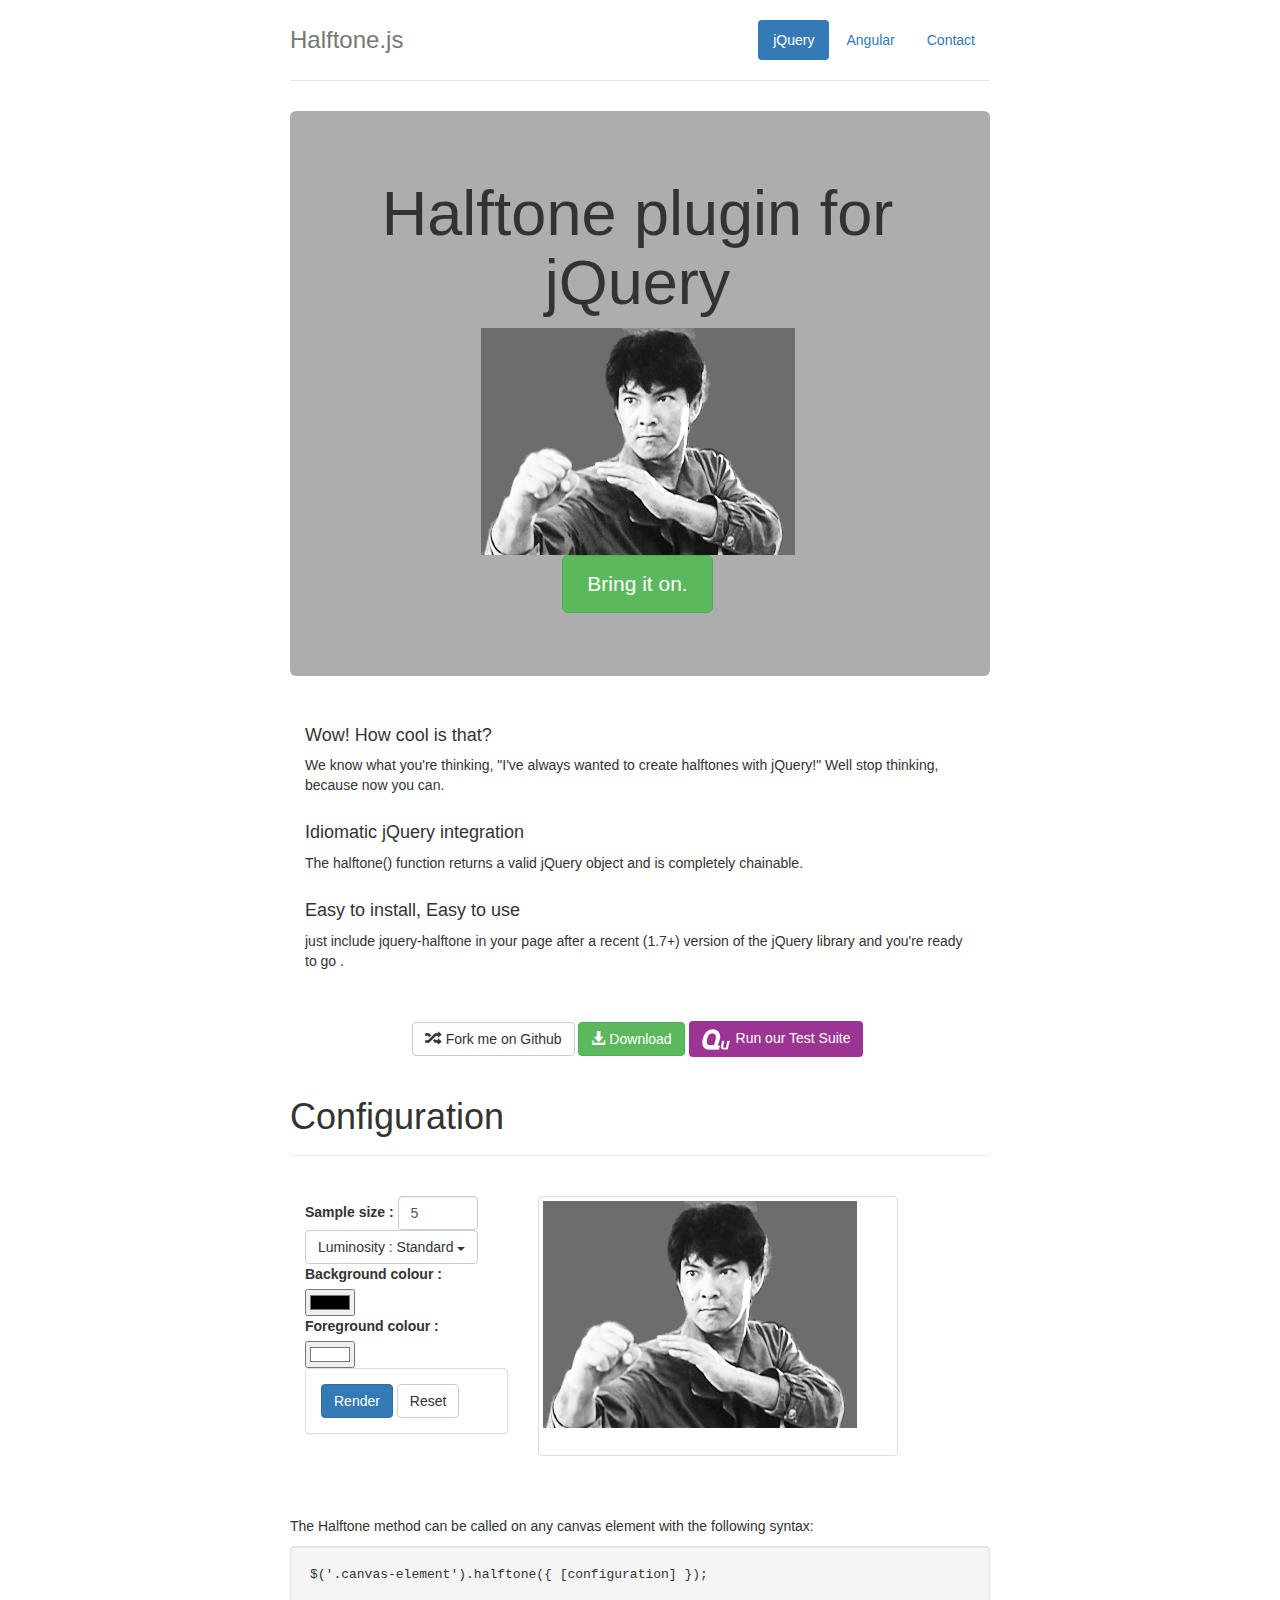
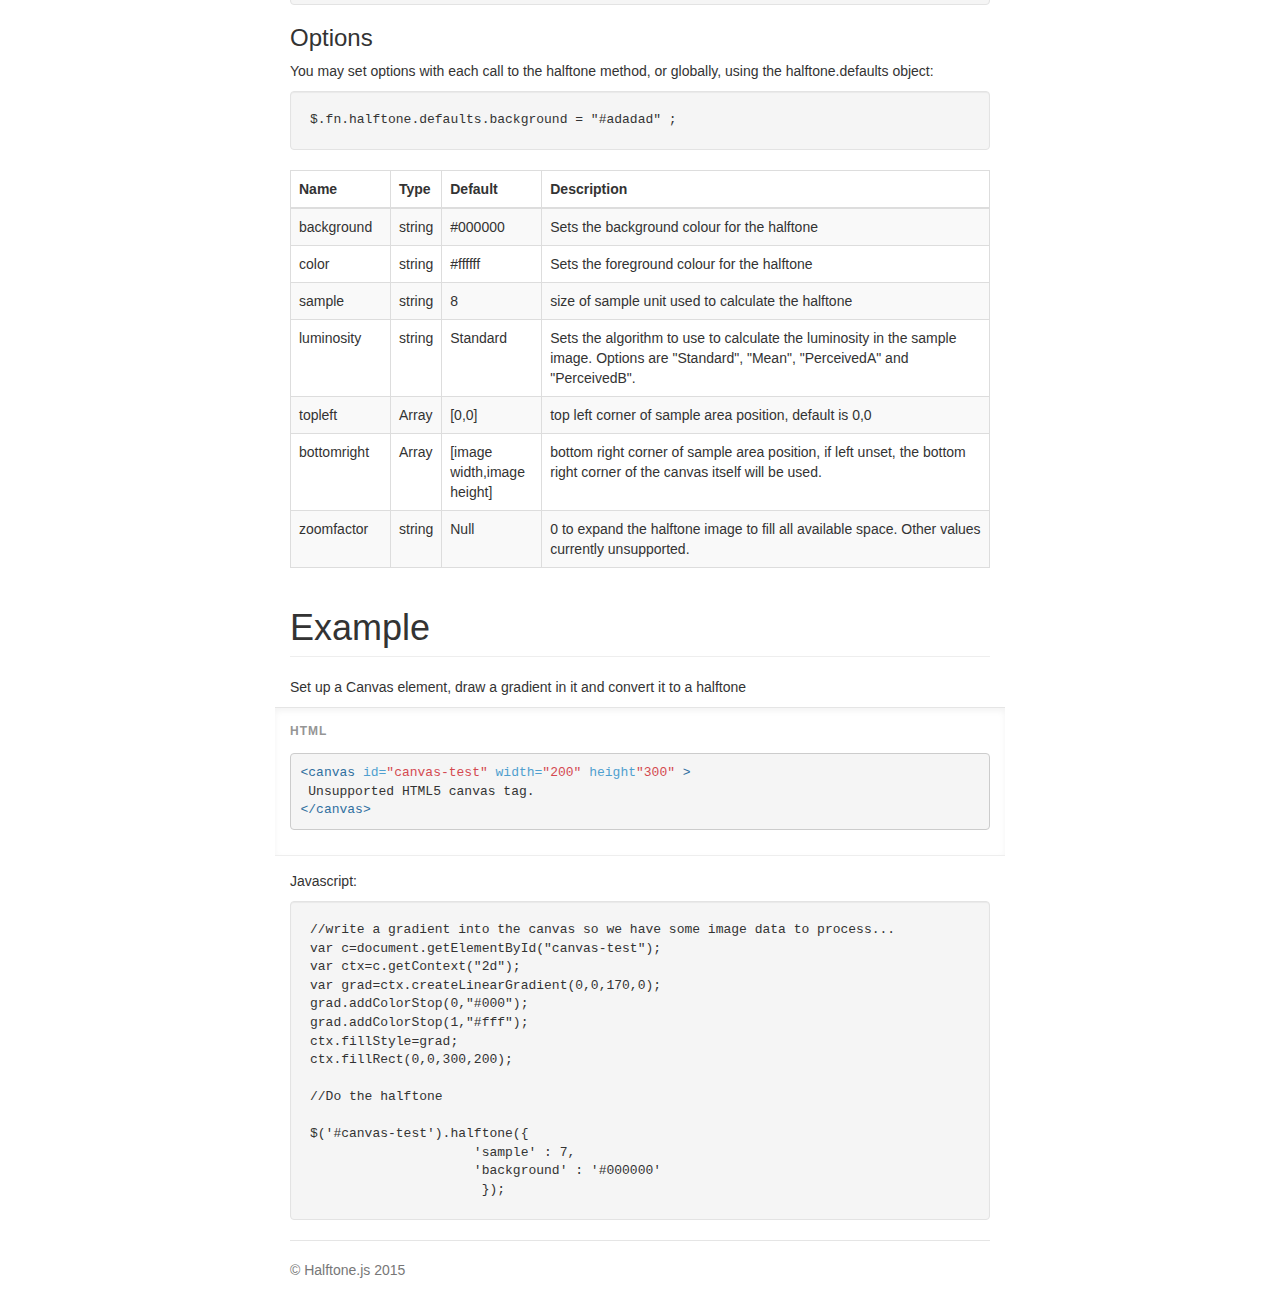
<file: index.html>
<!DOCTYPE html>
<html lang="en">
  <head>
    <meta charset="utf-8">
    <meta http-equiv="X-UA-Compatible" content="IE=edge">
    <meta name="viewport" content="width=device-width, initial-scale=1">
    <!-- The above 3 meta tags *must* come first in the head; any other head content must come *after* these tags -->
    <meta name="description" content="">
    <meta name="author" content="">
    <link rel="icon" href="../../favicon.ico">

    <title>Halftone.js</title>

    <!-- Latest compiled and minified CSS -->
<link rel="stylesheet" href="https://maxcdn.bootstrapcdn.com/bootstrap/3.3.4/css/bootstrap.min.css">

<!-- Optional theme -->
<link rel="stylesheet" href="css/jumbotron-narrow.css" />
<link rel='stylesheet' href='css/spectrum.css' />

	 <script src="http://code.jquery.com/jquery-1.9.1.js"></script>
	 <script src="src/jquery.halftone.min.js"></script>
	 <script src="src/examples.js"></script>
	 <script src='src/lib/spectrum.js'></script>


<!-- Latest compiled and minified JavaScript -->
<script src="https://maxcdn.bootstrapcdn.com/bootstrap/3.3.4/js/bootstrap.min.js"></script>



    <!-- HTML5 shim and Respond.js for IE8 support of HTML5 elements and media queries -->
    <!--[if lt IE 9]>
      <script src="https://oss.maxcdn.com/html5shiv/3.7.2/html5shiv.min.js"></script>
      <script src="https://oss.maxcdn.com/respond/1.4.2/respond.min.js"></script>
    <![endif]-->
  </head>

  <body>

    <div class="container">
      <div class="header clearfix">
        <nav>
          <ul class="nav nav-pills pull-right">
            <li role="presentation" class="active"><a href="#">jQuery</a></li>
            <li role="presentation"><a href="/angular.html">Angular</a></li>
            <li role="presentation"><a href="#">Contact</a></li>
          </ul>
        </nav>
        <h3 class="text-muted">Halftone.js</h3>
      </div>

      <div class="jumbotron">
        
        
      	
		<canvas id="main-canvas" width="580" height="443">
		Your browser does not support the HTML5 canvas tag.</canvas>
		<div class="canvas-overlay" id="main-overlay">
			<h1>Halftone plugin for jQuery</h1>
			<img id="base" src="images/righting_wrongs_b.jpg">
			<p><a class="btn btn-lg btn-success" href="#" id="main-button" role="button">Bring it on.</a></p>
		</div>
      </div>
      


      <div class="row marketing">
        <div class="col-lg-12">
          <h4>Wow! How cool is that?</h4>
          <p>We know what you're thinking, "I've always wanted to create halftones with jQuery!" Well stop thinking, because now you can.</p>

          <h4>Idiomatic jQuery integration</h4>
          <p>The halftone() function returns a valid jQuery object and is completely chainable.</p>

          <h4>Easy to install, Easy to use</h4>
          <p>just include jquery-halftone in your page after a recent (1.7+) version of the jQuery library and you're ready to go .</p>
        </div>

      </div>
      
    <div class="row social">
        <div class="col-lg-2"></div>
        <div class="col-lg-8">
            <a href="https://github.com/M-A-19/halftone-js/" target="_blank" class="btn btn-default btn-gh">
                <i class="glyphicon glyphicon-random"></i>Fork me on Github
            </a>
            <a href="https://github.com/M-A-19/halftone-js/archive/master.zip" target="_blank" class="btn btn-success">
                <i class="glyphicon glyphicon-download-alt"></i> Download
            </a>
            <a href="halftone.html" class="btn btn-qunit"><i><img src="images/qunit-icon.png" style="display:inline;"></i>Run our Test Suite
            </a>
        </div>
        <div class="col-lg-2"></div>
    </div>
      
      <div class="page-header">
        <h1>Configuration</h1>
       </div> 
      <div class="row marketing">
        <div class="col-lg-4"> 
        
        <div class="form-inline">                
      
      <div class="form-group" >
    		<label for="demo-sample">Sample size : </label>
			<input id="demo-sample" type="text" value="5" class="form-control" />
		
	  </div>
		
		 </div>
		<div class="input-group">
 		<button type="button" class="btn btn-default dropdown-toggle" data-toggle="dropdown">
    Luminosity : <span class="selection">Standard</span>
    	<span class="caret"></span>
        </button>
        <ul class="dropdown-menu" role="menu" aria-labelledby="btnGroupVerticalDrop1">
          <li><a href="#">Standard</a></li>
          <li><a href="#">Mean</a></li>
          <li><a href="#">PerceivedA</a></li>
          <li><a href="#">PerceivedB</a></li>
        </ul>
        </div>
       <label for="demo-background">Background colour : </label>
       <div class="input-group">
    	<input type='color' name='color2' id="demo-background" value='#000000' />

		</div> 
		
		<label for="demo-foreground">Foreground colour : </label>
       <div class="input-group">
    	<input type='color' name='color1'  value="#ffffff" id="demo-foreground" />

		</div> 
        
        
     <div class="panel panel-default">
     
     <div class="panel-body">
  
  	    <button type="button" id="demo-button1" class="btn btn-primary">Render</button>
    	<button type="button" id="demo-button2" class="btn btn-default">Reset</button>
    	
    	</div>
      
 		</div>
  
	
        </div>
        <div class="col-lg-8">
        <canvas id="demo-canvas1" width="350" height="250" class="thumbnail">Unsupported HTML5 canvas tag.</canvas>
        </div>
    </div>
    
    <div>
               
                    <p>The Halftone method can be called on any canvas element with the following syntax:</p>
                    <pre class="well">$('.canvas-element').halftone({ [configuration] });</pre>
                    <h3>Options</h3>
                    <p>
                        You may set options with each call to the halftone method, or globally, using the halftone.defaults object:
                    </p>
                    <pre class="well">$.fn.halftone.defaults.background = "#adadad" ;</pre>
                    <table class="table table-bordered table-striped">
                        <thead>
                            <tr>
                                <th style="width: 100px;">Name</th>
                                <th style="width: 50px;">Type</th>
                                <th style="width: 100px;">Default</th>
                                <th>Description</th>
                            </tr>
                        </thead>
                        <tbody>
                            <tr>
                                <td>background</td>
                                <td>string</td>
                                <td>#000000</td>
                                <td>Sets the background colour for the halftone</td>
                            </tr>
                            <tr>
                                <td>color</td>
                                <td>string</td>
                                <td>#ffffff</td>
                                <td>Sets the foreground colour for the halftone</td>
                            </tr>
                            <tr>
                                <td>sample</td>
                                <td>string</td>
                                <td>8</td>
                                <td>size of sample unit used to calculate the halftone</td>
                            </tr>
                            <tr>
                                <td>luminosity</td>
                                <td>string</td>
                                <td>Standard</td>
                                <td>Sets the algorithm to use to calculate the luminosity in the sample image. Options are "Standard", "Mean", "PerceivedA" and "PerceivedB".</td>
                            </tr>
                            <tr>
                                <td>topleft</td>
                                <td>Array</td>
                                <td>[0,0]</td>
                                <td>top left corner of sample area position, default is 0,0 </td>
                            </tr>
                            <tr>
                                <td>bottomright</td>
                                <td>Array</td>
                                <td>[image width,image height]</td>
                                <td>bottom right corner of sample area position, if left unset, the bottom right corner of the canvas itself will be used. </td>
                            </tr>
                            <tr>
                                <td>zoomfactor</td>
                                <td>string</td>
                                <td>Null</td>
                                <td>0 to expand the halftone image to fill all available space. Other values currently unsupported.</td>
                            </tr>

                        </tbody>
                    </table>

                </div>
                <div class="bs-docs-section">
  <h1 id="wells" class="page-header">Example<a class="anchorjs-link" href="#wells"><span class="anchorjs-icon"></span></a></h1>

  <p>Set up a Canvas element, draw a gradient in it and convert it to a halftone</p>
  <div class="bs-example" data-example-id="default-well">
 
      <div class="highlight"><pre><code class="language-html" data-lang="html"><span class="nt">&lt;canvas</span> <span class="na">id=</span><span class="s">"canvas-test"</span><span class="na"> width=</span><span class="s">"200"</span><span class="na"> height</span><span class="s">"300"</span> <span class="nt">&gt;</span>
 Unsupported HTML5 canvas tag.
<span class="nt">&lt;/canvas&gt;</span></code></pre></div>
  </div>
                      <p>Javascript:</p>
                    <pre class="well">
//write a gradient into the canvas so we have some image data to process...
var c=document.getElementById("canvas-test");
var ctx=c.getContext("2d");
var grad=ctx.createLinearGradient(0,0,170,0);
grad.addColorStop(0,"#000");
grad.addColorStop(1,"#fff");
ctx.fillStyle=grad;
ctx.fillRect(0,0,300,200);

//Do the halftone

$('#canvas-test').halftone({
                     'sample' : 7,
                     'background' : '#000000'
                      });</pre>
  </div>
  

  

      <footer class="footer">
        <p>&copy; Halftone.js 2015</p>
      </footer>

    </div> <!-- /container -->

    <!-- IE10 viewport hack for Surface/desktop Windows 8 bug -->
   <!--   <script src="../../assets/js/ie10-viewport-bug-workaround.js"></script> -->
  </body>
</html>
</file>
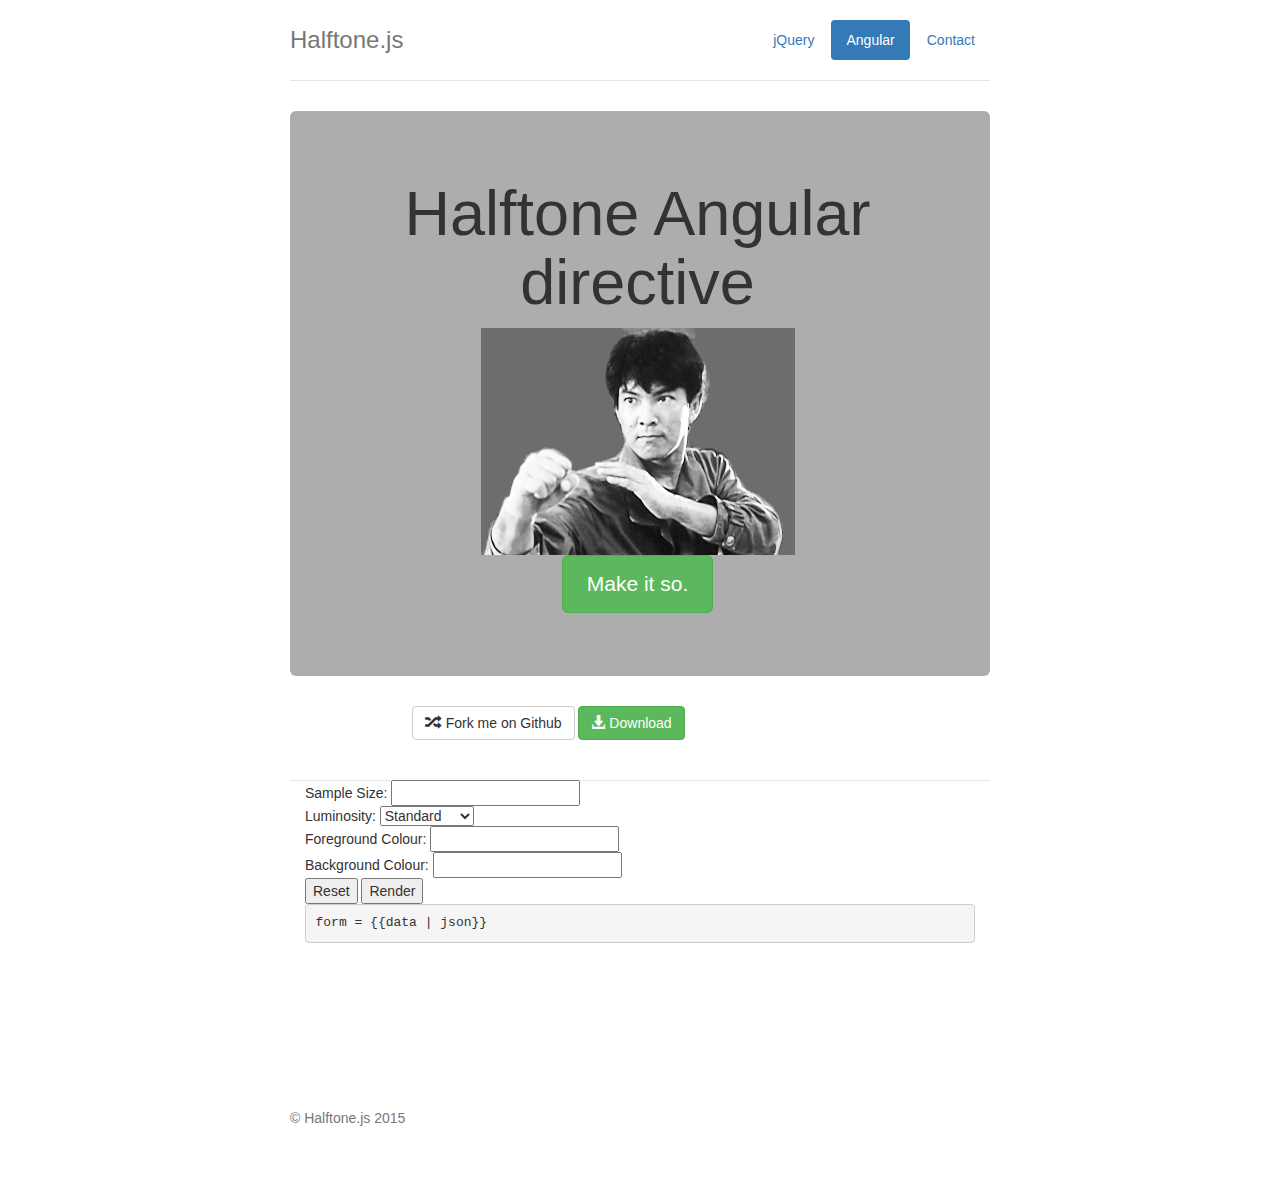
<file: angular.html>
<!DOCTYPE html>
<html lang="en" ng-app="Ape">
<head>
    <meta charset="utf-8">
    <meta http-equiv="X-UA-Compatible" content="IE=edge">
    <meta name="viewport" content="width=device-width, initial-scale=1">
    <!-- The above 3 meta tags *must* come first in the head; any other head content must come *after* these tags -->
    <meta name="description" content="">
    <meta name="author" content="">
    <link rel="icon" href="../../favicon.ico">

    <title>Halftone.js</title>

    <!-- Latest compiled and minified CSS -->
    <link rel="stylesheet" href="https://maxcdn.bootstrapcdn.com/bootstrap/3.3.4/css/bootstrap.min.css">

    <!-- Optional theme -->
    <link rel="stylesheet" href="css/jumbotron-narrow.css"/>

    <link rel="stylesheet" href="libs/angular/angular-color-picker.css">


    <script data-require="angular.js@*" data-semver="1.3.0-beta.5"
            src="https://code.angularjs.org/1.3.0-beta.5/angular.js"></script>


    <!-- Latest compiled and minified JavaScript -->
    <script src="http://code.jquery.com/jquery-1.9.1.js"></script>

    <script src="https://maxcdn.bootstrapcdn.com/bootstrap/3.3.4/js/bootstrap.min.js"></script>


    <!-- HTML5 shim and Respond.js for IE8 support of HTML5 elements and media queries -->
    <!--[if lt IE 9]>
    <script src="https://oss.maxcdn.com/html5shiv/3.7.2/html5shiv.min.js"></script>
    <script src="https://oss.maxcdn.com/respond/1.4.2/respond.min.js"></script>
    <![endif]-->
</head>

<body ng-controller="MainCtrl">

<div class="container">
    <div class="header clearfix">
        <nav>
            <ul class="nav nav-pills pull-right">
                <li role="presentation"><a href="/index.html">jQuery</a></li>
                <li role="presentation" class="active"><a href="#">Angular</a></li>
                <li role="presentation"><a href="#">Contact</a></li>
            </ul>
        </nav>
        <h3 class="text-muted">Halftone.js</h3>
    </div>

    <div class="jumbotron">


        <canvas ng-halftone data-image="images/righting_wrongs_b.jpg" data-startblank="true" id="main-canvas"
                width="580" height="443">
            Your browser does not support the HTML5 canvas tag.
        </canvas>
        <div class="canvas-overlay" id="main-overlay" ng-show="goOverlay">

            <h1>Halftone Angular directive</h1>
            <img id="base" src="images/righting_wrongs_b.jpg">
            <p><a class="btn btn-lg btn-success" id="main-button" ng-href='#here'
                  ng-click="headerhalftone('main-canvas')" role="button">Make it so.</a></p>
        </div>
    </div>

    <div class="row social">
        <div class="col-lg-2"></div>
        <div class="col-lg-8">
            <a href="https://github.com/M-A-19/halftone-js/" target="_blank" class="btn btn-default btn-gh">
                <i class="glyphicon glyphicon-random"></i>Fork me on Github
            </a>
            <a href="https://github.com/M-A-19/halftone-js/archive/master.zip" target="_blank" class="btn btn-success btn-md">
                <i class="glyphicon glyphicon-download-alt"></i> Download
            </a>
        </div>
        <div class="col-lg-2"></div>
    </div>


    <div class="row marketing">
        <div class="col-lg-12">

            <form name="halftoneDemo" ng-submit="render('targetCanvas')">
                Sample Size: <input type="text" ng-model="data.sample"/><br/>
                Luminosity: <select ng-model="data.luminosity">
                <option value="Standard">Standard</option>
                <option value="Mean">Mean</option>
                <option value="PerceivedA">PerceivedA</option>
                <option value="PerceivedB">PerceivedB</option>
            </select><br/>
                Foreground Colour:
                <input type="text" ng-model="data.colour1" ng-click="show1 = !show1">
                <color-picker ng-model="data.colour1" ng-show="show1">
                </color-picker>
                <br/>

                Background Colour:
                <input type="text" ng-model="data.colour2" ng-click="show2 = !show2">
                <color-picker ng-model="data.colour2" ng-show="show2">
                </color-picker>
                <br/>
                <input type="button" ng-click="reset('targetCanvas')" value="Reset"/>
                <input type="submit" value="Render">
            </form>
            <pre>form = {{data | json}}</pre>
            <canvas ng-halftone data-image="images/righting_wrongs_b.jpg" id="targetCanvas"></canvas>


        </div>


        <footer class="footer">

            <script src="libs/angular/angular-color-picker.js"></script>
            <script src="MainCtrl.js"></script>
            <script src="src/angular-halftone.js"></script>

            <p>&copy; Halftone.js 2015</p>
        </footer>

    </div> <!-- /container -->

    <!-- IE10 viewport hack for Surface/desktop Windows 8 bug -->
    <!--   <script src="../../assets/js/ie10-viewport-bug-workaround.js"></script> -->

</body>
</html>
</file>
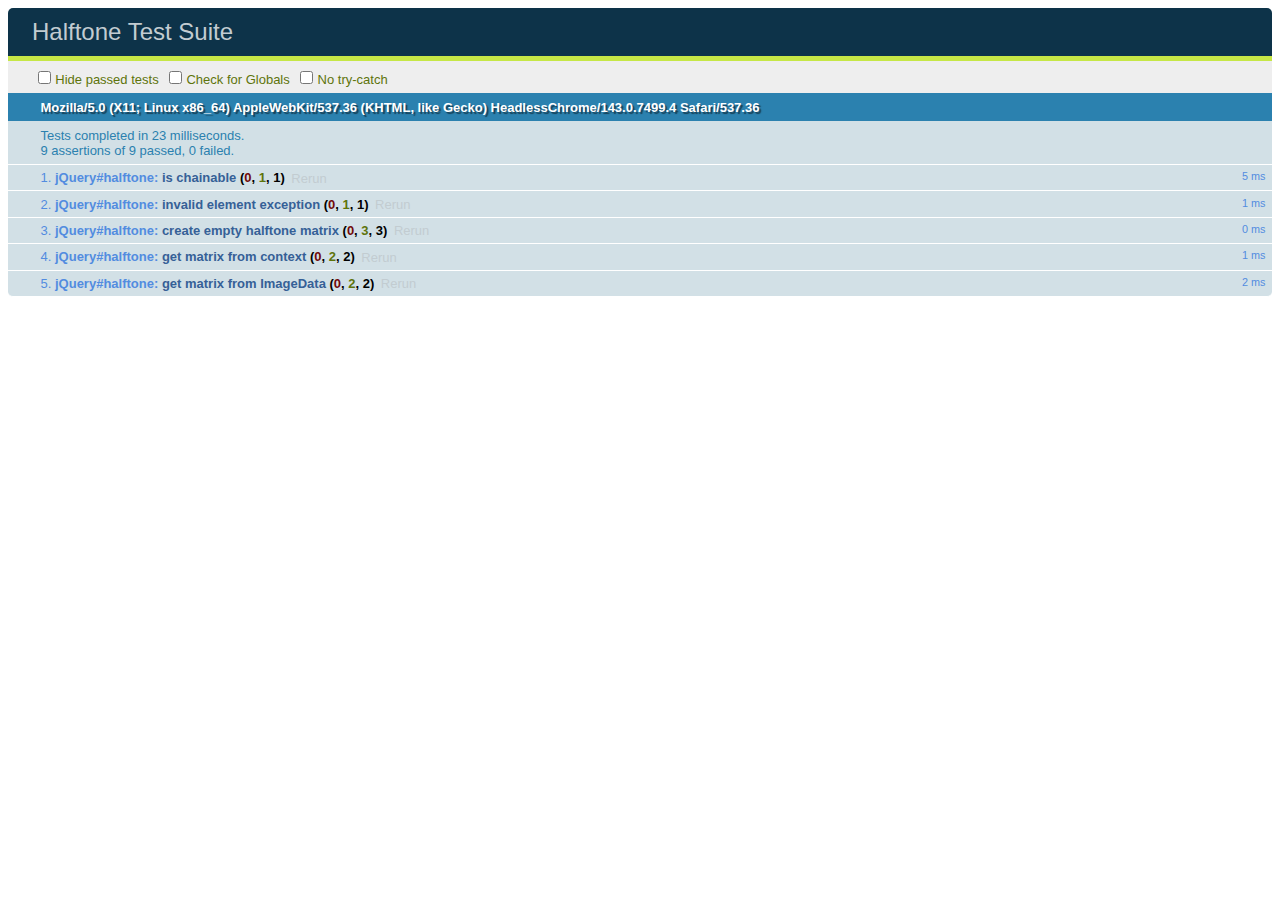
<file: halftone.html>
<!DOCTYPE html>
<html>
<head>
  <meta charset="utf-8">
  <title>Halftone Test Suite</title>
  <!-- Load local jQuery. This can be overridden with a ?jquery=___ param. -->
  <script src="libs/jquery-loader.js"></script>
  <!-- Load local QUnit. -->
  <link rel="stylesheet" href="../libs/qunit/qunit.css" media="screen">
  <script src="libs/qunit/qunit.js"></script>
  <!-- Load local lib and tests. -->
  <script src="src/jquery.halftone.min.js"></script>
  <script src="halftone_test.js"></script>
  <!-- Removing access to jQuery and $. But it'll still be available as _$, if
       you REALLY want to mess around with jQuery in the console. REMEMBER WE
       ARE TESTING A PLUGIN HERE, THIS HELPS ENSURE BEST PRACTICES. REALLY. -->
  <script>window._$ = jQuery.noConflict(true);</script>
</head>
<body>
  <div id="qunit"></div>
  <div id="qunit-fixture">
    <span>lame test markup</span>
    <span>normal test markup</span>
    <span>awesome test markup</span>
  </div>
</body>
</html>
</file>
<file: css/jumbotron-narrow.css>
/* Space out content a bit */
body {
  padding-top: 20px;
  padding-bottom: 20px;
}

/* Everything but the jumbotron gets side spacing for mobile first views */
.header,
.marketing,
.footer {
  padding-right: 15px;
  padding-left: 15px;
}

/* Custom page header */
.header {
  padding-bottom: 20px;
  border-bottom: 1px solid #e5e5e5;
}
/* Make the masthead heading the same height as the navigation */
.header h3 {
  margin-top: 0;
  margin-bottom: 0;
  line-height: 40px;
}

/* Custom page footer */
.footer {
  padding-top: 19px;
  color: #777;
  border-top: 1px solid #e5e5e5;
}

/* Customize container */
@media (min-width: 768px) {
  .container {
    max-width: 730px;
  }
}
.container-narrow > hr {
  margin: 30px 0;
}

/* Main marketing message and sign up button */
.jumbotron {
  text-align: center;
  background-color:#adadad;
 display: block;
position:relative;
  min-height: 443px;
  border-bottom: 1px solid #e5e5e5;
overflow:hidden;
}
.jumbotron .btn {
  padding: 14px 24px;
  font-size: 21px;
}

/* Supporting marketing content */
.marketing {
  margin: 40px 0;
}
.marketing p + h4 {
  margin-top: 28px;
}

/* Responsive: Portrait tablets and up */
@media screen and (min-width: 768px) {
  /* Remove the padding we set earlier */
  .header,
  .marketing,
  .footer {
    padding-right: 0;
    padding-left: 0;
  }
  /* Space out the masthead */
  .header {
    margin-bottom: 30px;
  }
  /* Remove the bottom border on the jumbotron for visual effect */
  .jumbotron {
    border-bottom: 0;
  }
}

/* local edits by Pez*/

#main-canvas {background:#adadad;
  position:absolute;
  left: 50%;	
  margin-left: -290px;}

.canvas-overlay {z-index: 10;
    position: relative;
	margin-left: -5px;
    
}
    
#demo-sample {
	width:80px;
}


.btn-qunit {
	background-color:#9c3493;
	color:#fff;
}
.btn-qunit img {
	margin-right:6px;
}

.btn-gh i {
	margin-right: 0.5em;
}


.bs-example {
    position: relative;
    padding: 45px 15px 15px;
    margin: 0 -15px 15px;
    border-color: #e5e5e5 #eee #eee;
    border-style: solid;
    border-width: 1px 0;
    -webkit-box-shadow: inset 0 3px 6px rgba(0, 0, 0, .05);
    box-shadow: inset 0 3px 6px rgba(0, 0, 0, .05)
}

.bs-example:after {
    position: absolute;
    top: 15px;
    left: 15px;
    font-size: 12px;
    font-weight: 700;
    color: #959595;
    text-transform: uppercase;
    letter-spacing: 1px;
    content: "HTML"
}

.hll {
    background-color: #ffc
}

.c {
    color: #999
}

.err {
    color: #A00;
    background-color: #FAA
}

.k {
    color: #069
}

.o {
    color: #555
}

.cm {
    color: #999
}

.cp {
    color: #099
}

.c1 {
    color: #999
}

.cs {
    color: #999
}

.gd {
    background-color: #FCC;
    border: 1px solid #C00
}

.ge {
    font-style: italic
}

.gr {
    color: red
}

.gh {
    color: #030
}

.gi {
    background-color: #CFC;
    border: 1px solid #0C0
}

.go {
    color: #AAA
}

.gp {
    color: #009
}

.gu {
    color: #030
}

.gt {
    color: #9C6
}

.kc {
    color: #069
}

.kd {
    color: #069
}

.kn {
    color: #069
}

.kp {
    color: #069
}

.kr {
    color: #069
}

.kt {
    color: #078
}

.m {
    color: #F60
}

.s {
    color: #d44950
}

.na {
    color: #4f9fcf
}

.nb {
    color: #366
}

.nc {
    color: #0A8
}

.no {
    color: #360
}

.nd {
    color: #99F
}

.ni {
    color: #999
}

.ne {
    color: #C00
}

.nf {
    color: #C0F
}

.nl {
    color: #99F
}

.nn {
    color: #0CF
}

.nt {
    color: #2f6f9f
}

.nv {
    color: #033
}

.ow {
    color: #000
}

.w {
    color: #bbb
}

.mf {
    color: #F60
}

.mh {
    color: #F60
}

.mi {
    color: #F60
}

.mo {
    color: #F60
}

.sb {
    color: #C30
}

.sc {
    color: #C30
}

.sd {
    color: #C30;
    font-style: italic
}

.s2 {
    color: #C30
}

.se {
    color: #C30
}

.sh {
    color: #C30
}

.si {
    color: #A00
}

.sx {
    color: #C30
}

.sr {
    color: #3AA
}

.s1 {
    color: #C30
}

.ss {
    color: #FC3
}

.bp {
    color: #366
}

.vc {
    color: #033
}

.vg {
    color: #033
}

.vi {
    color: #033
}

.il {
    color: #F60
}

.css .nt+.nt, .css .o, .css .o+.nt {
    color: #999
}
</file>
<file: css/spectrum.css>
/***
Spectrum Colorpicker v1.7.0
https://github.com/bgrins/spectrum
Author: Brian Grinstead
License: MIT
***/

.sp-container {
    position:absolute;
    top:0;
    left:0;
    display:inline-block;
    *display: inline;
    *zoom: 1;
    /* https://github.com/bgrins/spectrum/issues/40 */
    z-index: 9999994;
    overflow: hidden;
}
.sp-container.sp-flat {
    position: relative;
}

/* Fix for * { box-sizing: border-box; } */
.sp-container,
.sp-container * {
    -webkit-box-sizing: content-box;
       -moz-box-sizing: content-box;
            box-sizing: content-box;
}

/* http://ansciath.tumblr.com/post/7347495869/css-aspect-ratio */
.sp-top {
  position:relative;
  width: 100%;
  display:inline-block;
}
.sp-top-inner {
   position:absolute;
   top:0;
   left:0;
   bottom:0;
   right:0;
}
.sp-color {
    position: absolute;
    top:0;
    left:0;
    bottom:0;
    right:20%;
}
.sp-hue {
    position: absolute;
    top:0;
    right:0;
    bottom:0;
    left:84%;
    height: 100%;
}

.sp-clear-enabled .sp-hue {
    top:33px;
    height: 77.5%;
}

.sp-fill {
    padding-top: 80%;
}
.sp-sat, .sp-val {
    position: absolute;
    top:0;
    left:0;
    right:0;
    bottom:0;
}

.sp-alpha-enabled .sp-top {
    margin-bottom: 18px;
}
.sp-alpha-enabled .sp-alpha {
    display: block;
}
.sp-alpha-handle {
    position:absolute;
    top:-4px;
    bottom: -4px;
    width: 6px;
    left: 50%;
    cursor: pointer;
    border: 1px solid black;
    background: white;
    opacity: .8;
}
.sp-alpha {
    display: none;
    position: absolute;
    bottom: -14px;
    right: 0;
    left: 0;
    height: 8px;
}
.sp-alpha-inner {
    border: solid 1px #333;
}

.sp-clear {
    display: none;
}

.sp-clear.sp-clear-display {
    background-position: center;
}

.sp-clear-enabled .sp-clear {
    display: block;
    position:absolute;
    top:0px;
    right:0;
    bottom:0;
    left:84%;
    height: 28px;
}

/* Don't allow text selection */
.sp-container, .sp-replacer, .sp-preview, .sp-dragger, .sp-slider, .sp-alpha, .sp-clear, .sp-alpha-handle, .sp-container.sp-dragging .sp-input, .sp-container button  {
    -webkit-user-select:none;
    -moz-user-select: -moz-none;
    -o-user-select:none;
    user-select: none;
}

.sp-container.sp-input-disabled .sp-input-container {
    display: none;
}
.sp-container.sp-buttons-disabled .sp-button-container {
    display: none;
}
.sp-container.sp-palette-buttons-disabled .sp-palette-button-container {
    display: none;
}
.sp-palette-only .sp-picker-container {
    display: none;
}
.sp-palette-disabled .sp-palette-container {
    display: none;
}

.sp-initial-disabled .sp-initial {
    display: none;
}


/* Gradients for hue, saturation and value instead of images.  Not pretty... but it works */
.sp-sat {
    background-image: -webkit-gradient(linear,  0 0, 100% 0, from(#FFF), to(rgba(204, 154, 129, 0)));
    background-image: -webkit-linear-gradient(left, #FFF, rgba(204, 154, 129, 0));
    background-image: -moz-linear-gradient(left, #fff, rgba(204, 154, 129, 0));
    background-image: -o-linear-gradient(left, #fff, rgba(204, 154, 129, 0));
    background-image: -ms-linear-gradient(left, #fff, rgba(204, 154, 129, 0));
    background-image: linear-gradient(to right, #fff, rgba(204, 154, 129, 0));
    -ms-filter: "progid:DXImageTransform.Microsoft.gradient(GradientType = 1, startColorstr=#FFFFFFFF, endColorstr=#00CC9A81)";
    filter : progid:DXImageTransform.Microsoft.gradient(GradientType = 1, startColorstr='#FFFFFFFF', endColorstr='#00CC9A81');
}
.sp-val {
    background-image: -webkit-gradient(linear, 0 100%, 0 0, from(#000000), to(rgba(204, 154, 129, 0)));
    background-image: -webkit-linear-gradient(bottom, #000000, rgba(204, 154, 129, 0));
    background-image: -moz-linear-gradient(bottom, #000, rgba(204, 154, 129, 0));
    background-image: -o-linear-gradient(bottom, #000, rgba(204, 154, 129, 0));
    background-image: -ms-linear-gradient(bottom, #000, rgba(204, 154, 129, 0));
    background-image: linear-gradient(to top, #000, rgba(204, 154, 129, 0));
    -ms-filter: "progid:DXImageTransform.Microsoft.gradient(startColorstr=#00CC9A81, endColorstr=#FF000000)";
    filter : progid:DXImageTransform.Microsoft.gradient(startColorstr='#00CC9A81', endColorstr='#FF000000');
}

.sp-hue {
    background: -moz-linear-gradient(top, #ff0000 0%, #ffff00 17%, #00ff00 33%, #00ffff 50%, #0000ff 67%, #ff00ff 83%, #ff0000 100%);
    background: -ms-linear-gradient(top, #ff0000 0%, #ffff00 17%, #00ff00 33%, #00ffff 50%, #0000ff 67%, #ff00ff 83%, #ff0000 100%);
    background: -o-linear-gradient(top, #ff0000 0%, #ffff00 17%, #00ff00 33%, #00ffff 50%, #0000ff 67%, #ff00ff 83%, #ff0000 100%);
    background: -webkit-gradient(linear, left top, left bottom, from(#ff0000), color-stop(0.17, #ffff00), color-stop(0.33, #00ff00), color-stop(0.5, #00ffff), color-stop(0.67, #0000ff), color-stop(0.83, #ff00ff), to(#ff0000));
    background: -webkit-linear-gradient(top, #ff0000 0%, #ffff00 17%, #00ff00 33%, #00ffff 50%, #0000ff 67%, #ff00ff 83%, #ff0000 100%);
    background: linear-gradient(to bottom, #ff0000 0%, #ffff00 17%, #00ff00 33%, #00ffff 50%, #0000ff 67%, #ff00ff 83%, #ff0000 100%);
}

/* IE filters do not support multiple color stops.
   Generate 6 divs, line them up, and do two color gradients for each.
   Yes, really.
 */
.sp-1 {
    height:17%;
    filter: progid:DXImageTransform.Microsoft.gradient(startColorstr='#ff0000', endColorstr='#ffff00');
}
.sp-2 {
    height:16%;
    filter: progid:DXImageTransform.Microsoft.gradient(startColorstr='#ffff00', endColorstr='#00ff00');
}
.sp-3 {
    height:17%;
    filter: progid:DXImageTransform.Microsoft.gradient(startColorstr='#00ff00', endColorstr='#00ffff');
}
.sp-4 {
    height:17%;
    filter: progid:DXImageTransform.Microsoft.gradient(startColorstr='#00ffff', endColorstr='#0000ff');
}
.sp-5 {
    height:16%;
    filter: progid:DXImageTransform.Microsoft.gradient(startColorstr='#0000ff', endColorstr='#ff00ff');
}
.sp-6 {
    height:17%;
    filter: progid:DXImageTransform.Microsoft.gradient(startColorstr='#ff00ff', endColorstr='#ff0000');
}

.sp-hidden {
    display: none !important;
}

/* Clearfix hack */
.sp-cf:before, .sp-cf:after { content: ""; display: table; }
.sp-cf:after { clear: both; }
.sp-cf { *zoom: 1; }

/* Mobile devices, make hue slider bigger so it is easier to slide */
@media (max-device-width: 480px) {
    .sp-color { right: 40%; }
    .sp-hue { left: 63%; }
    .sp-fill { padding-top: 60%; }
}
.sp-dragger {
   border-radius: 5px;
   height: 5px;
   width: 5px;
   border: 1px solid #fff;
   background: #000;
   cursor: pointer;
   position:absolute;
   top:0;
   left: 0;
}
.sp-slider {
    position: absolute;
    top:0;
    cursor:pointer;
    height: 3px;
    left: -1px;
    right: -1px;
    border: 1px solid #000;
    background: white;
    opacity: .8;
}

/*
Theme authors:
Here are the basic themeable display options (colors, fonts, global widths).
See http://bgrins.github.io/spectrum/themes/ for instructions.
*/

.sp-container {
    border-radius: 0;
    background-color: #ECECEC;
    border: solid 1px #f0c49B;
    padding: 0;
}
.sp-container, .sp-container button, .sp-container input, .sp-color, .sp-hue, .sp-clear {
    font: normal 12px "Lucida Grande", "Lucida Sans Unicode", "Lucida Sans", Geneva, Verdana, sans-serif;
    -webkit-box-sizing: border-box;
    -moz-box-sizing: border-box;
    -ms-box-sizing: border-box;
    box-sizing: border-box;
}
.sp-top {
    margin-bottom: 3px;
}
.sp-color, .sp-hue, .sp-clear {
    border: solid 1px #666;
}

/* Input */
.sp-input-container {
    float:right;
    width: 100px;
    margin-bottom: 4px;
}
.sp-initial-disabled  .sp-input-container {
    width: 100%;
}
.sp-input {
   font-size: 12px !important;
   border: 1px inset;
   padding: 4px 5px;
   margin: 0;
   width: 100%;
   background:transparent;
   border-radius: 3px;
   color: #222;
}
.sp-input:focus  {
    border: 1px solid orange;
}
.sp-input.sp-validation-error {
    border: 1px solid red;
    background: #fdd;
}
.sp-picker-container , .sp-palette-container {
    float:left;
    position: relative;
    padding: 10px;
    padding-bottom: 300px;
    margin-bottom: -290px;
}
.sp-picker-container {
    width: 172px;
    border-left: solid 1px #fff;
}

/* Palettes */
.sp-palette-container {
    border-right: solid 1px #ccc;
}

.sp-palette-only .sp-palette-container {
    border: 0;
}

.sp-palette .sp-thumb-el {
    display: block;
    position:relative;
    float:left;
    width: 24px;
    height: 15px;
    margin: 3px;
    cursor: pointer;
    border:solid 2px transparent;
}
.sp-palette .sp-thumb-el:hover, .sp-palette .sp-thumb-el.sp-thumb-active {
    border-color: orange;
}
.sp-thumb-el {
    position:relative;
}

/* Initial */
.sp-initial {
    float: left;
    border: solid 1px #333;
}
.sp-initial span {
    width: 30px;
    height: 25px;
    border:none;
    display:block;
    float:left;
    margin:0;
}

.sp-initial .sp-clear-display {
    background-position: center;
}

/* Buttons */
.sp-palette-button-container,
.sp-button-container {
    float: right;
}

/* Replacer (the little preview div that shows up instead of the <input>) */
.sp-replacer {
    margin:0;
    overflow:hidden;
    cursor:pointer;
    padding: 4px;
    display:inline-block;
    *zoom: 1;
    *display: inline;
    border: solid 1px #91765d;
    background: #eee;
    color: #333;
    vertical-align: middle;
}
.sp-replacer:hover, .sp-replacer.sp-active {
    border-color: #F0C49B;
    color: #111;
}
.sp-replacer.sp-disabled {
    cursor:default;
    border-color: silver;
    color: silver;
}
.sp-dd {
    padding: 2px 0;
    height: 16px;
    line-height: 16px;
    float:left;
    font-size:10px;
}
.sp-preview {
    position:relative;
    width:25px;
    height: 20px;
    border: solid 1px #222;
    margin-right: 5px;
    float:left;
    z-index: 0;
}

.sp-palette {
    *width: 220px;
    max-width: 220px;
}
.sp-palette .sp-thumb-el {
    width:16px;
    height: 16px;
    margin:2px 1px;
    border: solid 1px #d0d0d0;
}

.sp-container {
    padding-bottom:0;
}


/* Buttons: http://hellohappy.org/css3-buttons/ */
.sp-container button {
  background-color: #eeeeee;
  background-image: -webkit-linear-gradient(top, #eeeeee, #cccccc);
  background-image: -moz-linear-gradient(top, #eeeeee, #cccccc);
  background-image: -ms-linear-gradient(top, #eeeeee, #cccccc);
  background-image: -o-linear-gradient(top, #eeeeee, #cccccc);
  background-image: linear-gradient(to bottom, #eeeeee, #cccccc);
  border: 1px solid #ccc;
  border-bottom: 1px solid #bbb;
  border-radius: 3px;
  color: #333;
  font-size: 14px;
  line-height: 1;
  padding: 5px 4px;
  text-align: center;
  text-shadow: 0 1px 0 #eee;
  vertical-align: middle;
}
.sp-container button:hover {
    background-color: #dddddd;
    background-image: -webkit-linear-gradient(top, #dddddd, #bbbbbb);
    background-image: -moz-linear-gradient(top, #dddddd, #bbbbbb);
    background-image: -ms-linear-gradient(top, #dddddd, #bbbbbb);
    background-image: -o-linear-gradient(top, #dddddd, #bbbbbb);
    background-image: linear-gradient(to bottom, #dddddd, #bbbbbb);
    border: 1px solid #bbb;
    border-bottom: 1px solid #999;
    cursor: pointer;
    text-shadow: 0 1px 0 #ddd;
}
.sp-container button:active {
    border: 1px solid #aaa;
    border-bottom: 1px solid #888;
    -webkit-box-shadow: inset 0 0 5px 2px #aaaaaa, 0 1px 0 0 #eeeeee;
    -moz-box-shadow: inset 0 0 5px 2px #aaaaaa, 0 1px 0 0 #eeeeee;
    -ms-box-shadow: inset 0 0 5px 2px #aaaaaa, 0 1px 0 0 #eeeeee;
    -o-box-shadow: inset 0 0 5px 2px #aaaaaa, 0 1px 0 0 #eeeeee;
    box-shadow: inset 0 0 5px 2px #aaaaaa, 0 1px 0 0 #eeeeee;
}
.sp-cancel {
    font-size: 11px;
    color: #d93f3f !important;
    margin:0;
    padding:2px;
    margin-right: 5px;
    vertical-align: middle;
    text-decoration:none;

}
.sp-cancel:hover {
    color: #d93f3f !important;
    text-decoration: underline;
}


.sp-palette span:hover, .sp-palette span.sp-thumb-active {
    border-color: #000;
}

.sp-preview, .sp-alpha, .sp-thumb-el {
    position:relative;
    background-image: url([data-uri]);
}
.sp-preview-inner, .sp-alpha-inner, .sp-thumb-inner {
    display:block;
    position:absolute;
    top:0;left:0;bottom:0;right:0;
}

.sp-palette .sp-thumb-inner {
    background-position: 50% 50%;
    background-repeat: no-repeat;
}

.sp-palette .sp-thumb-light.sp-thumb-active .sp-thumb-inner {
    background-image: url([data-uri]);
}

.sp-palette .sp-thumb-dark.sp-thumb-active .sp-thumb-inner {
    background-image: url([data-uri]);
}

.sp-clear-display {
    background-repeat:no-repeat;
    background-position: center;
    background-image: url([data-uri]);
}
</file>
<file: libs/angular/angular-color-picker.css>
.angular-color-picker {
    background: #fff;
    border: 1px solid #ddd;
    padding: 20px;
    display: inline-block;
}
.angular-color-picker > ._variations {
    border: 1px solid #808080;
    width: 200px;
    height: 200px;
    float: left;
    transition: background-color 250ms;
}
.angular-color-picker > ._variations > ._whites {
    width: 200px;
    height: 200px;
    background: -webkit-linear-gradient(left, #fff 0, transparent 100%);
    background: -moz-linear-gradient(left, #fff 0, transparent 100%);
    background: -ms-linear-gradient(left, #fff 0, transparent 100%);
    background: linear-gradient(left, #fff 0, transparent 100%);
    filter: progid:DXImageTransform.Microsoft.gradient(startColorstr='#ffffffff', endColorstr='#00ffffff', GradientType='1');
}
.angular-color-picker > ._variations > ._whites > ._blacks {
    width: 200px;
    height: 200px;
    background: -webkit-linear-gradient(top, transparent 0, #000 100%);
    background: -moz-linear-gradient(top, transparent 0, #000 100%);
    background: -ms-linear-gradient(top, transparent 0, #000 100%);
    background: linear-gradient(top, transparent 0, #000 100%);
    filter: progid:DXImageTransform.Microsoft.gradient(startColorstr='#00000000', endColorstr='#ff000000');
    position: relative;
}
.angular-color-picker > ._variations > ._whites > ._blacks > ._cursor {
    position: absolute;
    display: inline-block;
    width: 8px;
    height: 8px;
    border: 1px solid #fff;
    border-right-color: #000;
    border-left-color: #000;
    border-radius: 5px;
}
.angular-color-picker > ._variations > ._whites > ._blacks > ._mouse-trap {
    width: 200px;
    height: 200px;
}
.angular-color-picker > ._hues {
    border: 1px solid #808080;
    position: relative;
    margin-left: 210px;
    height: 200px;
    width: 30px;
    background: -webkit-linear-gradient(top, #ff0000 0%, #ffff00 17%, #00ff00 33%, #00ffff 50%, #0000ff 67%, #ff00ff 83%, #ff0000 100%);
    background: -moz-linear-gradient(top, #ff0000 0%, #ffff00 17%, #00ff00 33%, #00ffff 50%, #0000ff 67%, #ff00ff 83%, #ff0000 100%);
    background: -ms-linear-gradient(top, #ff0000 0%, #ffff00 17%, #00ff00 33%, #00ffff 50%, #0000ff 67%, #ff00ff 83%, #ff0000 100%);
    background: linear-gradient(top, #ff0000 0%, #ffff00 17%, #00ff00 33%, #00ffff 50%, #0000ff 67%, #ff00ff 83%, #ff0000 100%);
}
.angular-color-picker > ._hues > ._cursor {
    position: absolute;
    left: -7px;
    width: 33px;
    height: 0;
    border: 5px solid transparent;
    border-left-color: #808080;
    border-right-color: #808080;
}
.angular-color-picker > ._hues > ._mouse-trap {
    position: absolute;
    top: 0;
    left: 0;
    width: 30px;
    height: 200px;
}
/* Heavily based on: http://jsfiddle.net/bgrins/Whc6Z/ */
.angular-color-picker > ._hues > ._ie-1 {
    height: 17%;
    filter: progid:DXImageTransform.Microsoft.gradient(startColorstr='#ff0000', endColorstr='#ffff00');
}
.angular-color-picker > ._hues > ._ie-2 {
    height: 16%;
    filter: progid:DXImageTransform.Microsoft.gradient(startColorstr='#ffff00', endColorstr='#00ff00');
}
.angular-color-picker > ._hues > ._ie-3 {
    height: 17%;
    filter: progid:DXImageTransform.Microsoft.gradient(startColorstr='#00ff00', endColorstr='#00ffff');
}
.angular-color-picker > ._hues > ._ie-4 {
    height: 17%;
    filter: progid:DXImageTransform.Microsoft.gradient(startColorstr='#00ffff', endColorstr='#0000ff');
}
.angular-color-picker > ._hues > ._ie-5 {
    height: 16%;
    filter: progid:DXImageTransform.Microsoft.gradient(startColorstr='#0000ff', endColorstr='#ff00ff');
}
.angular-color-picker > ._hues > ._ie-6 {
    height: 17%;
    filter: progid:DXImageTransform.Microsoft.gradient(startColorstr='#ff00ff', endColorstr='#ff0000');
}
</file>
<file: libs/qunit/qunit.css>
/**
 * QUnit v1.11.0 - A JavaScript Unit Testing Framework
 *
 * http://qunitjs.com
 *
 * Copyright 2012 jQuery Foundation and other contributors
 * Released under the MIT license.
 * http://jquery.org/license
 */

/** Font Family and Sizes */

#qunit-tests, #qunit-header, #qunit-banner, #qunit-testrunner-toolbar, #qunit-userAgent, #qunit-testresult {
	font-family: "Helvetica Neue Light", "HelveticaNeue-Light", "Helvetica Neue", Calibri, Helvetica, Arial, sans-serif;
}

#qunit-testrunner-toolbar, #qunit-userAgent, #qunit-testresult, #qunit-tests li { font-size: small; }
#qunit-tests { font-size: smaller; }


/** Resets */

#qunit-tests, #qunit-header, #qunit-banner, #qunit-userAgent, #qunit-testresult, #qunit-modulefilter {
	margin: 0;
	padding: 0;
}


/** Header */

#qunit-header {
	padding: 0.5em 0 0.5em 1em;

	color: #8699a4;
	background-color: #0d3349;

	font-size: 1.5em;
	line-height: 1em;
	font-weight: normal;

	border-radius: 5px 5px 0 0;
	-moz-border-radius: 5px 5px 0 0;
	-webkit-border-top-right-radius: 5px;
	-webkit-border-top-left-radius: 5px;
}

#qunit-header a {
	text-decoration: none;
	color: #c2ccd1;
}

#qunit-header a:hover,
#qunit-header a:focus {
	color: #fff;
}

#qunit-testrunner-toolbar label {
	display: inline-block;
	padding: 0 .5em 0 .1em;
}

#qunit-banner {
	height: 5px;
}

#qunit-testrunner-toolbar {
	padding: 0.5em 0 0.5em 2em;
	color: #5E740B;
	background-color: #eee;
	overflow: hidden;
}

#qunit-userAgent {
	padding: 0.5em 0 0.5em 2.5em;
	background-color: #2b81af;
	color: #fff;
	text-shadow: rgba(0, 0, 0, 0.5) 2px 2px 1px;
}

#qunit-modulefilter-container {
	float: right;
}

/** Tests: Pass/Fail */

#qunit-tests {
	list-style-position: inside;
}

#qunit-tests li {
	padding: 0.4em 0.5em 0.4em 2.5em;
	border-bottom: 1px solid #fff;
	list-style-position: inside;
}

#qunit-tests.hidepass li.pass, #qunit-tests.hidepass li.running  {
	display: none;
}

#qunit-tests li strong {
	cursor: pointer;
}

#qunit-tests li a {
	padding: 0.5em;
	color: #c2ccd1;
	text-decoration: none;
}
#qunit-tests li a:hover,
#qunit-tests li a:focus {
	color: #000;
}

#qunit-tests li .runtime {
	float: right;
	font-size: smaller;
}

.qunit-assert-list {
	margin-top: 0.5em;
	padding: 0.5em;

	background-color: #fff;

	border-radius: 5px;
	-moz-border-radius: 5px;
	-webkit-border-radius: 5px;
}

.qunit-collapsed {
	display: none;
}

#qunit-tests table {
	border-collapse: collapse;
	margin-top: .2em;
}

#qunit-tests th {
	text-align: right;
	vertical-align: top;
	padding: 0 .5em 0 0;
}

#qunit-tests td {
	vertical-align: top;
}

#qunit-tests pre {
	margin: 0;
	white-space: pre-wrap;
	word-wrap: break-word;
}

#qunit-tests del {
	background-color: #e0f2be;
	color: #374e0c;
	text-decoration: none;
}

#qunit-tests ins {
	background-color: #ffcaca;
	color: #500;
	text-decoration: none;
}

/*** Test Counts */

#qunit-tests b.counts                       { color: black; }
#qunit-tests b.passed                       { color: #5E740B; }
#qunit-tests b.failed                       { color: #710909; }

#qunit-tests li li {
	padding: 5px;
	background-color: #fff;
	border-bottom: none;
	list-style-position: inside;
}

/*** Passing Styles */

#qunit-tests li li.pass {
	color: #3c510c;
	background-color: #fff;
	border-left: 10px solid #C6E746;
}

#qunit-tests .pass                          { color: #528CE0; background-color: #D2E0E6; }
#qunit-tests .pass .test-name               { color: #366097; }

#qunit-tests .pass .test-actual,
#qunit-tests .pass .test-expected           { color: #999999; }

#qunit-banner.qunit-pass                    { background-color: #C6E746; }

/*** Failing Styles */

#qunit-tests li li.fail {
	color: #710909;
	background-color: #fff;
	border-left: 10px solid #EE5757;
	white-space: pre;
}

#qunit-tests > li:last-child {
	border-radius: 0 0 5px 5px;
	-moz-border-radius: 0 0 5px 5px;
	-webkit-border-bottom-right-radius: 5px;
	-webkit-border-bottom-left-radius: 5px;
}

#qunit-tests .fail                          { color: #000000; background-color: #EE5757; }
#qunit-tests .fail .test-name,
#qunit-tests .fail .module-name             { color: #000000; }

#qunit-tests .fail .test-actual             { color: #EE5757; }
#qunit-tests .fail .test-expected           { color: green;   }

#qunit-banner.qunit-fail                    { background-color: #EE5757; }


/** Result */

#qunit-testresult {
	padding: 0.5em 0.5em 0.5em 2.5em;

	color: #2b81af;
	background-color: #D2E0E6;

	border-bottom: 1px solid white;
}
#qunit-testresult .module-name {
	font-weight: bold;
}

/** Fixture */

#qunit-fixture {
	position: absolute;
	top: -10000px;
	left: -10000px;
	width: 1000px;
	height: 1000px;
}
</file>
